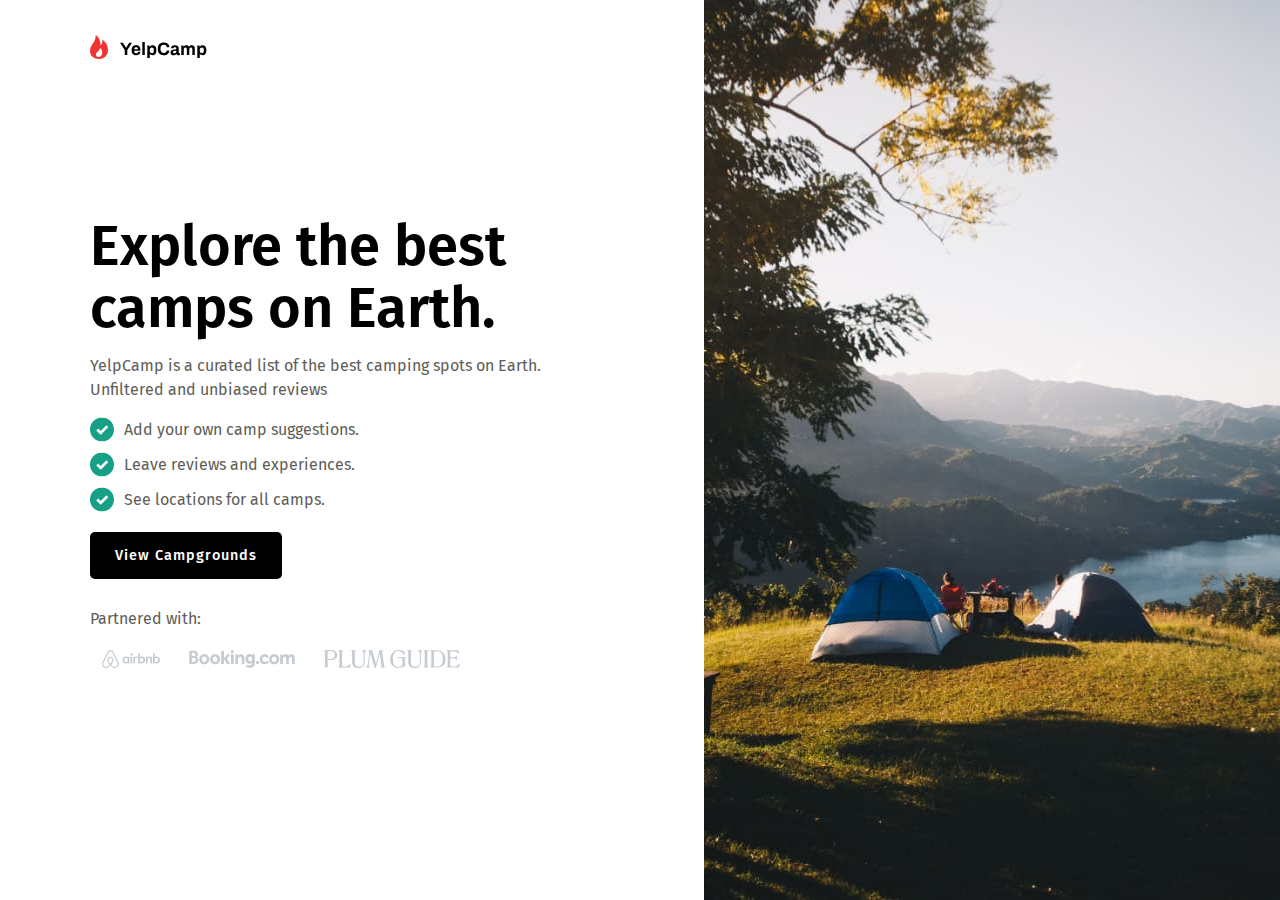
<file: index.html>
<!DOCTYPE html>
<html lang="en">
<head>
    <meta charset="UTF-8">
    <meta http-equiv="X-UA-Compatible" content="IE=edge">
    <meta name="viewport" content="width=device-width, initial-scale=1.0">
    <link rel="stylesheet" href="style.css">
    <title>Yelp Camp</title>
</head>
<body>
    
    <nav id="navbar">
        <div class="container">
            <div class="navbar-logo">
                <img src="assets/img/Logo.svg" alt="logo">
            </div>
        </div>
    </nav>

    <section id="showcase">
        <div class="container">
            <div class="left-showcase">
                <h1 class="showcase-title">
                    Explore the best camps on Earth.
                </h1>
                <p class="showcase-subtitle">
                    YelpCamp is a curated list of the best camping spots on Earth. 
                    Unfiltered and unbiased reviews
                </p>
                <ul class="showcase-list">
                    <li>
                        <img src="assets/img/Checkmark.svg" alt="checkmark">
                        <p>Add your own camp suggestions.</p>
                    </li>
                    <li>
                        <img src="assets/img/Checkmark.svg" alt="checkmark">
                        <p>Leave reviews and experiences.</p>
                    </li>
                    <li>
                        <img src="assets/img/Checkmark.svg" alt="checkmark">
                        <p>See locations for all camps.</p>
                    </li>
                </ul>
                <a class="showcase-btn btn" href="/campground.html">
                    View Campgrounds
                </a>
                <p>Partnered with:</p>
                <div class="showcase-partner">
                    <img src="assets/img/Airbnb.svg" alt="Airbnb">
                    <img src="assets/img/Booking.svg" alt="Booking">
                    <img src="assets/img/Plum Guide.svg" alt="Plum Guide">
                </div>
            </div>
    
            <div class="right-showcase"></div>
        </div>
    </section>

</body>
</html>
</file>
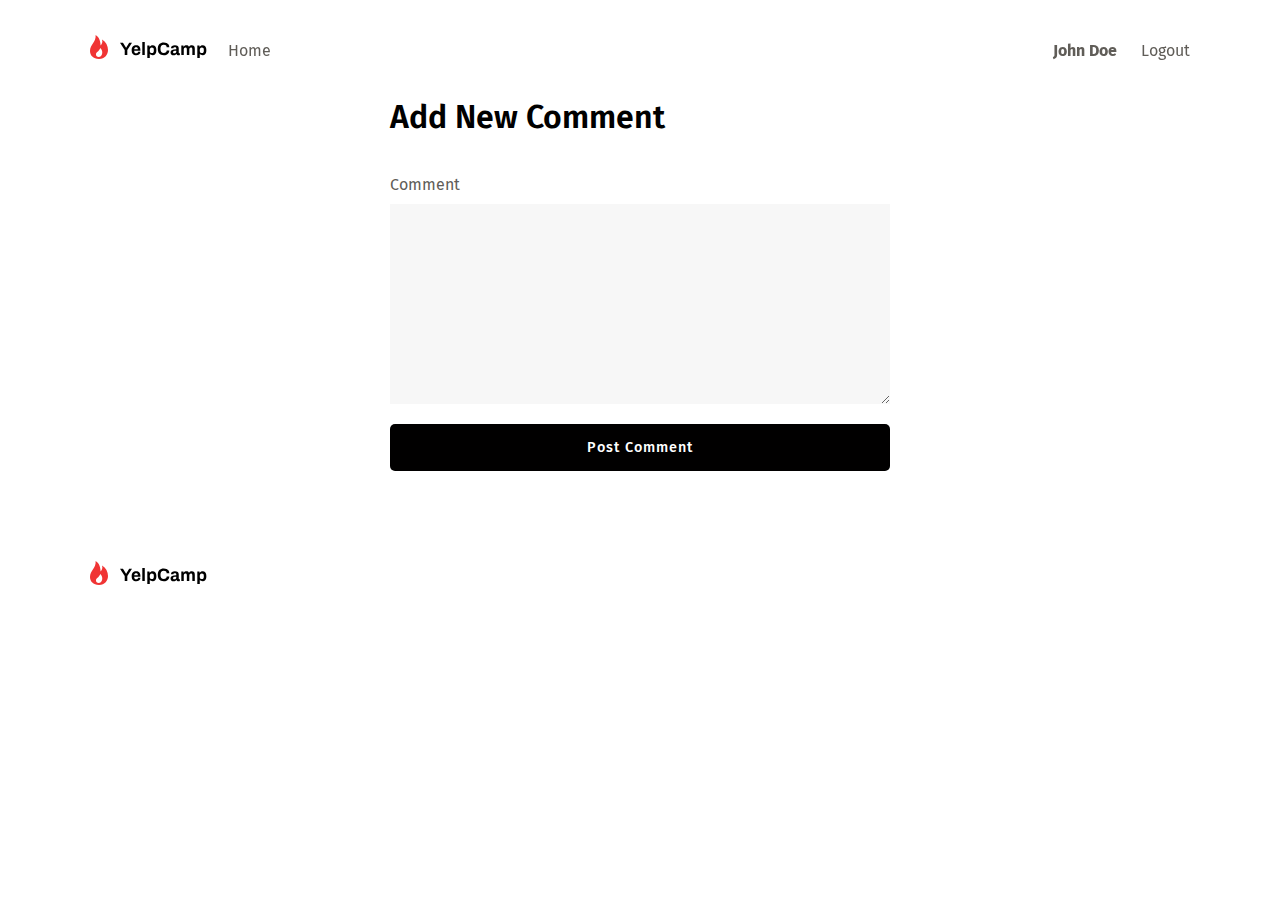
<file: add-campground-comment.html>
<!DOCTYPE html>
<html lang="en">
<head>
    <meta charset="UTF-8">
    <meta http-equiv="X-UA-Compatible" content="IE=edge">
    <meta name="viewport" content="width=device-width, initial-scale=1.0">
    <link rel="stylesheet" href="style.css">
    <title>Yelp Camp - Add Campground Comment</title>
</head>
<body>
    
    <nav id="navbar">
        <div class="container">
            <div class="navbar-left">
                <div class="navbar-logo">
                    <img src="assets/img/Logo.svg" alt="logo">
                </div>
                <a href="/index.html" class="navbar-link">Home</a>
            </div>
            <div class="navbar-hamburger">
                <button id="open-btn"><img src="assets/img/Hamburger Menu.svg" alt="Open"></button>
                <button id="close-btn"><img src="assets/img/Close.svg" alt="Close"></button>
            </div>
            <div class="navbar-right">
                <a href="#" class="user-btn">John Doe</a>
                <a href="sign-in.html" class="logout-btn">Logout</a>
            </div>
        </div>
        <div class="navbar-dropdown">
            <div class="container">
                <a href="#" class="user-btn">John Doe</a>
                <a href="sign-in.html" class="logout-btn">Logout</a>
            </div>
        </div>
    </nav>

    <section id="add-campground-comment">
        <div class="container">
            <h2 class="add-campground-comment-title">
                Add New Comment
            </h2>
            <form>
                <div class="form-group">
                    <label for="comment">Comment</label>
                    <textarea name="comment" id="comment"></textarea>
                </div>
                <button class="add-campground-comment-btn btn" type="submit">Post Comment</button>
            </form>
        </div>
    </section>

    <footer id="footer">
        <div class="container">
            <div class="navbar-logo">
                <img src="assets/img/Logo.svg" alt="logo">
            </div>
        </div>
    </footer>

    <script src="script.js"></script>
</body>
</html>
</file>
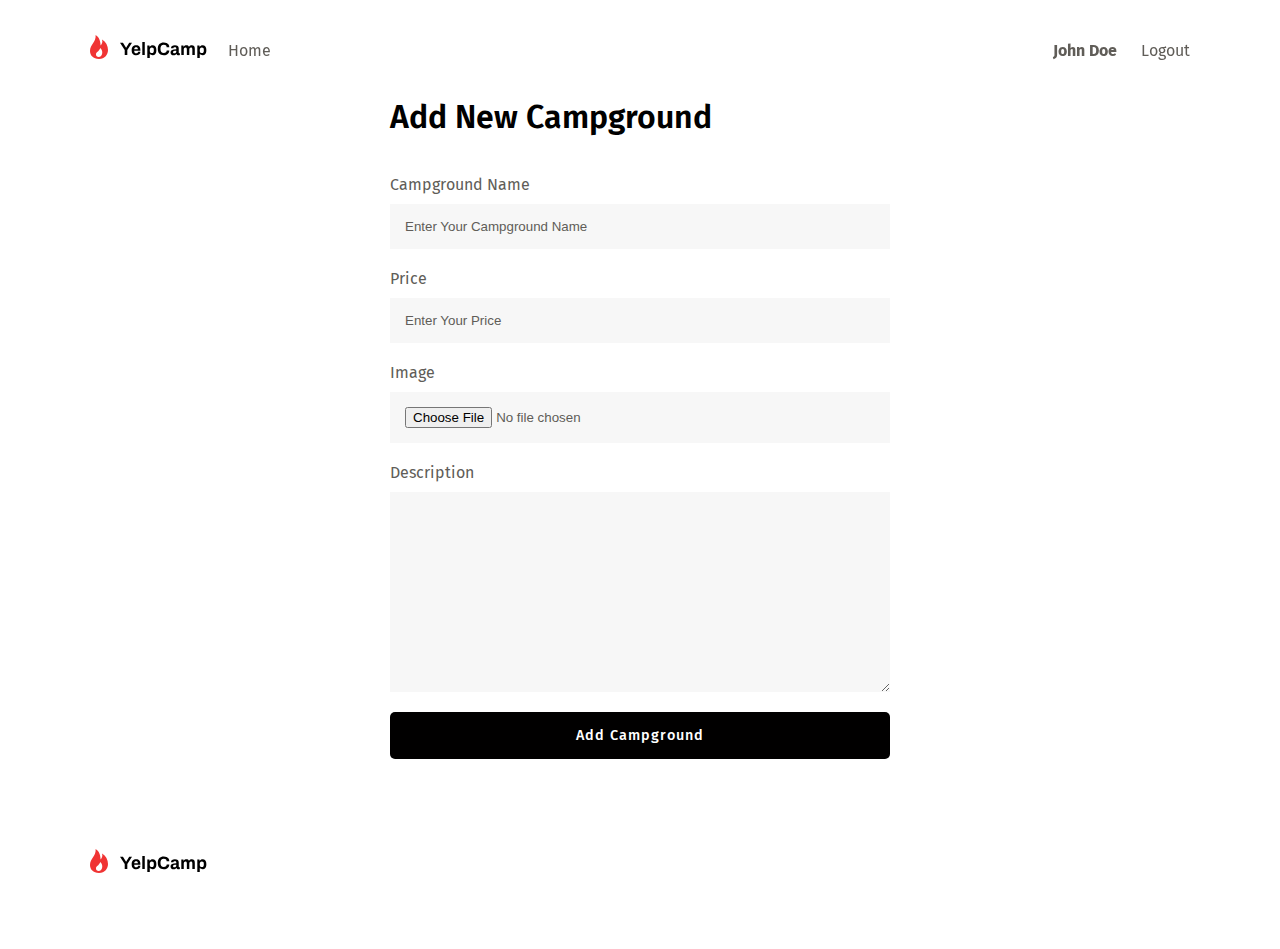
<file: add-campground.html>
<!DOCTYPE html>
<html lang="en">
<head>
    <meta charset="UTF-8">
    <meta http-equiv="X-UA-Compatible" content="IE=edge">
    <meta name="viewport" content="width=device-width, initial-scale=1.0">
    <link rel="stylesheet" href="style.css">
    <title>Yelp Camp - Add Campground</title>
</head>
<body>
    
    <nav id="navbar">
        <div class="container">
            <div class="navbar-left">
                <div class="navbar-logo">
                    <img src="assets/img/Logo.svg" alt="logo">
                </div>
                <a href="/index.html" class="navbar-link">Home</a>
            </div>
            <div class="navbar-hamburger">
                <button id="open-btn"><img src="assets/img/Hamburger Menu.svg" alt="Open"></button>
                <button id="close-btn"><img src="assets/img/Close.svg" alt="Close"></button>
            </div>
            <div class="navbar-right">
                <a href="#" class="user-btn">John Doe</a>
                <a href="sign-in.html" class="logout-btn">Logout</a>
            </div>
        </div>
        <div class="navbar-dropdown">
            <div class="container">
                <a href="#" class="user-btn">John Doe</a>
                <a href="sign-in.html" class="logout-btn">Logout</a>
            </div>
        </div>
    </nav>

    <section id="add-campground">
        <div class="container">
            <h2 class="add-campground-title">
                Add New Campground
            </h2>
            <form>
                <div class="form-group">
                    <label for="campground-name">Campground Name</label>
                    <input type="text" name="campground-name" id="campground-name" placeholder="Enter Your Campground Name">
                </div>
                <div class="form-group">
                    <label for="price">Price</label>
                    <input type="number" name="price" id="price" placeholder="Enter Your Price">
                </div>
                <div class="form-group">
                    <label>Image</label>
                    <input type="file" name="image" id="image" accept="image/png, image/jpeg">
                </div>
                <div class="form-group">
                    <label for="description">Description</label>
                    <textarea name="description" id="description"></textarea>
                </div>
                <button class="add-campground-btn btn" type="submit">Add Campground</button>
            </form>
        </div>
    </section>

    <footer id="footer">
        <div class="container">
            <div class="navbar-logo">
                <img src="assets/img/Logo.svg" alt="logo">
            </div>
        </div>
    </footer>

    <script src="script.js"></script>
</body>
</html>
</file>
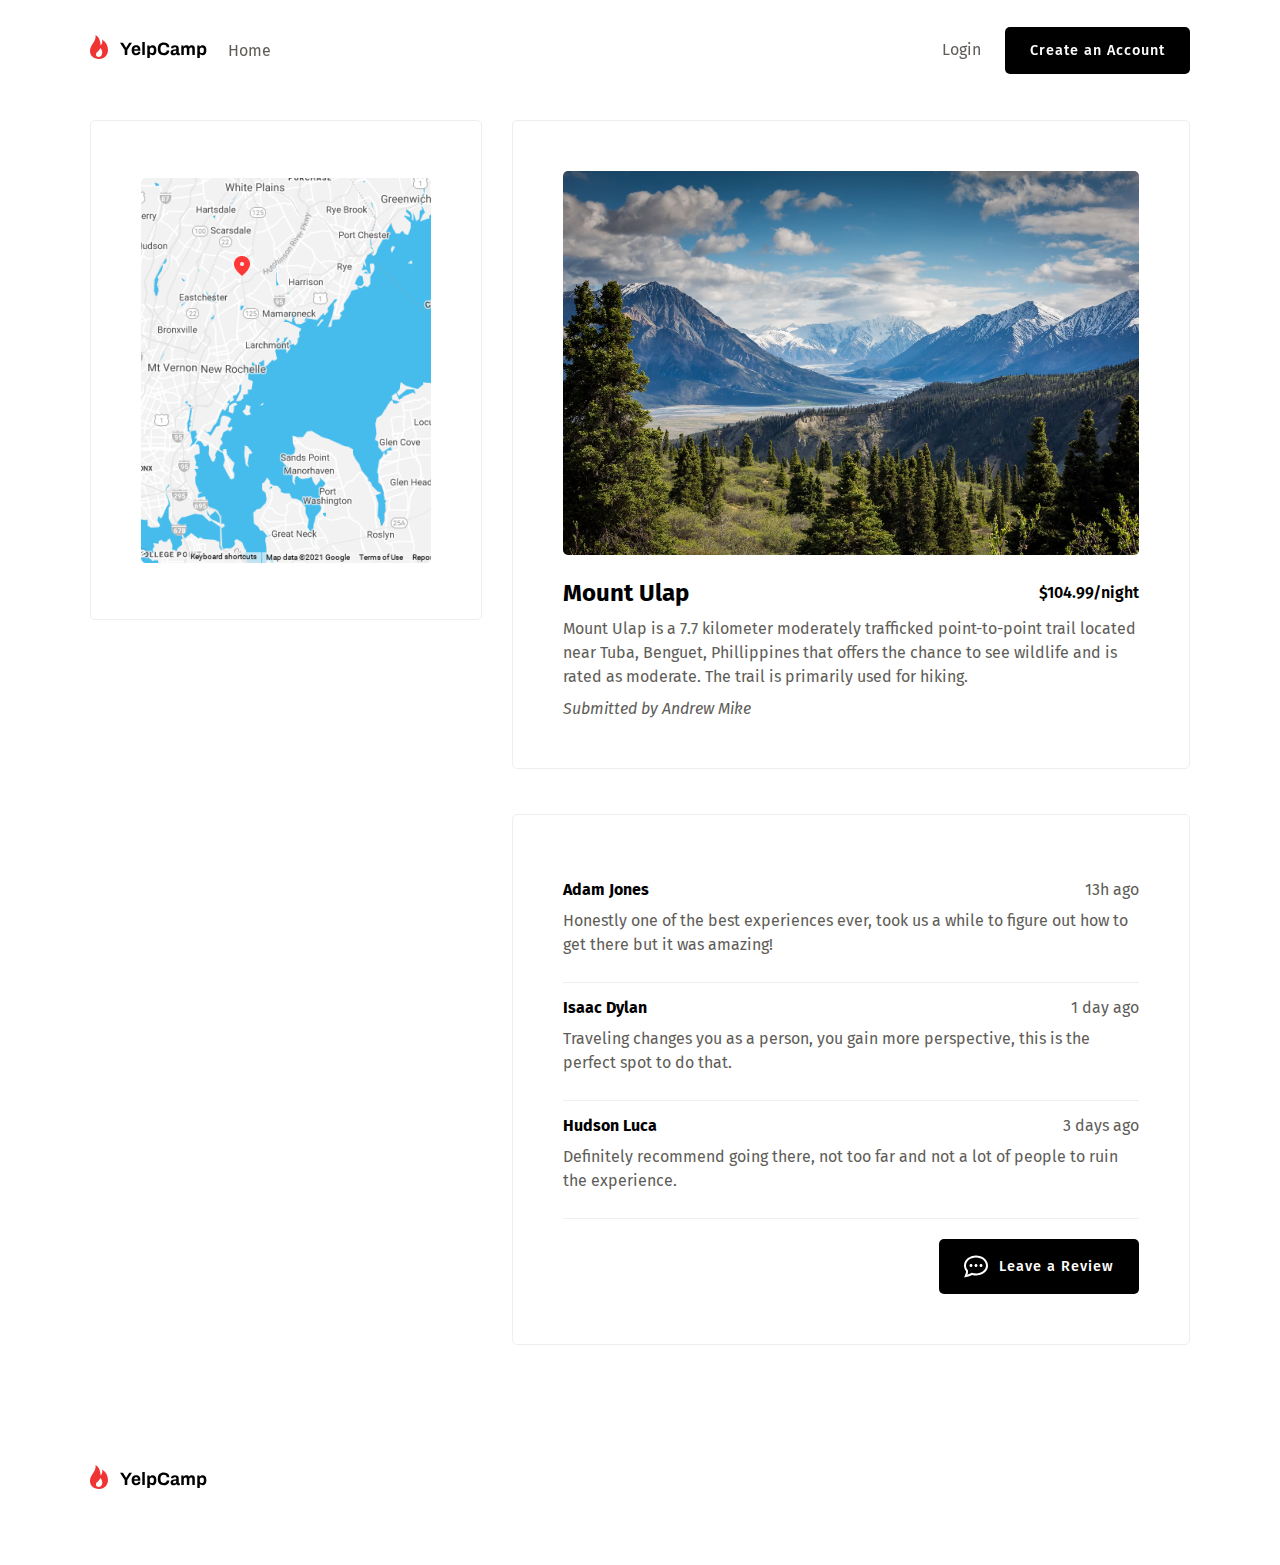
<file: campground-details.html>
<!DOCTYPE html>
<html lang="en">
<head>
    <meta charset="UTF-8">
    <meta http-equiv="X-UA-Compatible" content="IE=edge">
    <meta name="viewport" content="width=device-width, initial-scale=1.0">
    <link rel="stylesheet" href="style.css">
    <title>Yelp Camp - Mount Ulap Campground</title>
</head>
<body>
    
    <nav id="navbar">
        <div class="container">
            <div class="navbar-left">
                <div class="navbar-logo">
                    <img src="assets/img/Logo.svg" alt="logo">
                </div>
                <a href="/index.html" class="navbar-link">Home</a>
            </div>
            <div class="navbar-hamburger">
                <button id="open-btn"><img src="assets/img/Hamburger Menu.svg" alt="Open"></button>
                <button id="close-btn"><img src="assets/img/Close.svg" alt="Close"></button>
            </div>
            <div class="navbar-right">
                <a href="sign-in.html" class="navbar-btn">Login</a>
                <a href="sign-up.html" class="navbar-btn btn">Create an Account</a>
            </div>
        </div>
        <div class="navbar-dropdown">
            <div class="container">
                <a href="sign-in.html" class="navbar-btn">Login</a>
                <a href="sign-up.html" class="navbar-btn btn">Create an Account</a>
            </div>
        </div>
    </nav>

    <section id="campground-details">
        <div class="container">
            <div class="campground-grid">
                <div class="campground-left">
                    <img src="assets/img/Map.png" alt="" class="campground-map">
                </div>
                <div class="campground-right">
                    <div class="campground-item">
                        <img src="assets/img/Latik Riverside.jpg" alt="Mount Ulap" class="campground-item-img">
                        <div>
                            <h2 class="campground-item-title">Mount Ulap</h2>
                            <p class="campground-item-price">$104.99/night</p>
                        </div>
                        <p class="campground-item-description">
                            Mount Ulap is a 7.7 kilometer moderately trafficked point-to-point trail located near Tuba, Benguet, Phillippines 
                            that offers the chance to see wildlife and is rated as moderate. The trail is primarily used for hiking.
                        </p>
                        <p class="campground-item-author">
                            Submitted by Andrew Mike
                        </p>
                    </div>
                    <div class="campground-comments">
                        <div class="campground-comment">
                            <div>
                                <p class="comment-user">Adam Jones</p>
                                <p class="comment-date">13h ago</p>
                            </div>
                            <p class="comment-content">
                                Honestly one of the best experiences ever, took us a while to figure out how to get there but it was amazing!
                            </p>
                        </div>
                        <div class="campground-comment">
                            <div>
                                <p class="comment-user">Isaac Dylan</p>
                                <p class="comment-date">1 day ago</p>
                            </div>
                            <p class="comment-content">
                                Traveling changes you as a person, you gain more perspective, this is the perfect spot to do that.
                            </p>
                        </div>
                        <div class="campground-comment">
                            <div>
                                <p class="comment-user">Hudson Luca</p>
                                <p class="comment-date">3 days ago</p>
                            </div>
                            <p class="comment-content">
                                Definitely recommend going there, not too far and not a lot of people to ruin the experience.
                            </p>
                        </div>
                        <a href="add-campground-comment.html" class="comment-btn btn">
                            <img src="assets/img/Chat Bubble.svg" alt="">
                            <p>Leave a Review</p>
                        </a>
                    </div>
                </div>
            </div>
        </div>
    </section>

    <footer id="footer">
        <div class="container">
            <div class="navbar-logo">
                <img src="assets/img/Logo.svg" alt="logo">
            </div>
        </div>
    </footer>

    <script src="script.js"></script>
</body>
</html>
</file>
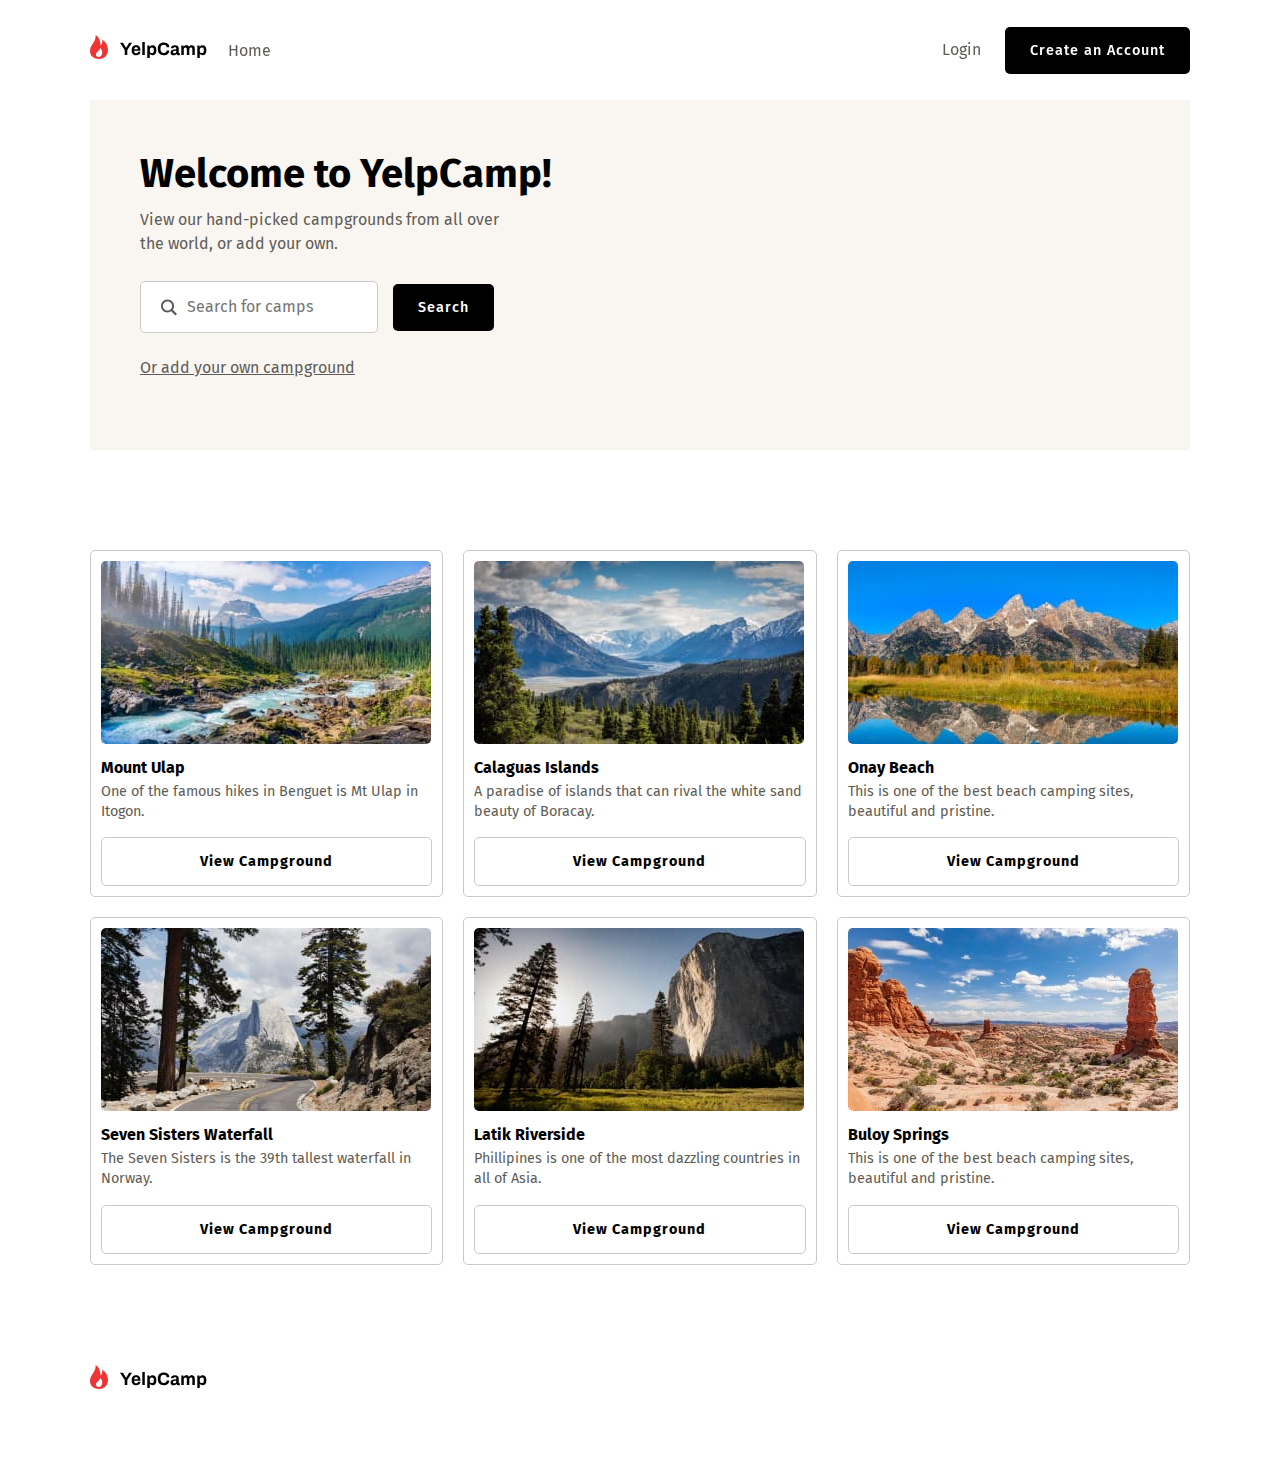
<file: campground.html>
<!DOCTYPE html>
<html lang="en">
<head>
    <meta charset="UTF-8">
    <meta http-equiv="X-UA-Compatible" content="IE=edge">
    <meta name="viewport" content="width=device-width, initial-scale=1.0">
    <link rel="stylesheet" href="style.css">
    <title>Yelp Camp - Campground</title>
</head>
<body>
    
    <nav id="navbar">
        <div class="container">
            <div class="navbar-left">
                <div class="navbar-logo">
                    <img src="assets/img/Logo.svg" alt="logo">
                </div>
                <a href="/index.html" class="navbar-link">Home</a>
            </div>
            <div class="navbar-hamburger">
                <button id="open-btn"><img src="assets/img/Hamburger Menu.svg" alt="Open"></button>
                <button id="close-btn"><img src="assets/img/Close.svg" alt="Close"></button>
            </div>
            <div class="navbar-right">
                <a href="sign-in.html" class="navbar-btn">Login</a>
                <a href="sign-up.html" class="navbar-btn btn">Create an Account</a>
            </div>
        </div>
        <div class="navbar-dropdown">
            <div class="container">
                <a href="sign-in.html" class="navbar-btn">Login</a>
                <a href="sign-up.html" class="navbar-btn btn">Create an Account</a>
            </div>
        </div>
    </nav>

    <section id="search">
        <div class="container">
            <h1 class="search-title">Welcome to YelpCamp!</h1>
            <p class="search-description">
                View our hand-picked campgrounds from all over the world, or add your own.
            </p>
            <div class="search-box">
                <div class="search-input">
                    <img src="assets/img/Search Icon.svg" alt="search">
                    <input type="text" id="search" placeholder="Search for camps">
                </div>
                <button class="search-btn btn">Search</button>
            </div>
            <a href="add-campground.html" class="search-link">
                Or add your own campground
            </a>
        </div>
    </section>

    <section id="campground">
        <div class="container">
            <div class="campground-card">
                <img src="assets/img/compressed/Mount Ulap.jpg" alt="Mount Ulap" class="campground-img">
                <h3 class="campground-title">Mount Ulap</h3>
                <p class="campground-description">One of the famous hikes in Benguet is Mt Ulap in Itogon.</p>
                <a href="campground-details.html" class="campground-btn btn btn-outline">View Campground</a>
            </div>
            <div class="campground-card">
                <img src="assets/img/compressed/Calaguas Island.jpg" alt="Calaguas Islands" class="campground-img">
                <h3 class="campground-title">Calaguas Islands</h3>
                <p class="campground-description">A paradise of islands that can rival the white sand beauty of Boracay.</p>
                <a href="#" class="campground-btn btn btn-outline">View Campground</a>
            </div>
            <div class="campground-card">
                <img src="assets/img/compressed/Onay Beach.jpg" alt="Onay Beach" class="campground-img">
                <h3 class="campground-title">Onay Beach</h3>
                <p class="campground-description">This is one of the best beach camping sites, beautiful and pristine.</p>
                <a href="#" class="campground-btn btn btn-outline">View Campground</a>
            </div>
            <div class="campground-card">
                <img src="assets/img/compressed/Seven Sisters Waterfall.jpg" alt="Seven Sisters Waterfall" class="campground-img">
                <h3 class="campground-title">Seven Sisters Waterfall</h3>
                <p class="campground-description">The Seven Sisters is the 39th tallest waterfall in Norway.</p>
                <a href="#" class="campground-btn btn btn-outline">View Campground</a>
            </div>
            <div class="campground-card">
                <img src="assets/img/compressed/Latik Riverside.jpg" alt="Latik Riverside" class="campground-img">
                <h3 class="campground-title">Latik Riverside</h3>
                <p class="campground-description">Phillipines is one of the most dazzling countries in all of Asia.</p>
                <a href="#" class="campground-btn btn btn-outline">View Campground</a>
            </div>
            <div class="campground-card">
                <img src="assets/img/compressed/Buloy Springs.jpg" alt="Buloy Springs" class="campground-img">
                <h3 class="campground-title">Buloy Springs</h3>
                <p class="campground-description">This is one of the best beach camping sites, beautiful and pristine.</p>
                <a href="#" class="campground-btn btn btn-outline">View Campground</a>
            </div>
        </div>
    </section>

    <footer id="footer">
        <div class="container">
            <div class="navbar-logo">
                <img src="assets/img/Logo.svg" alt="logo">
            </div>
        </div>
    </footer>

    <script src="script.js"></script>
</body>
</html>
</file>
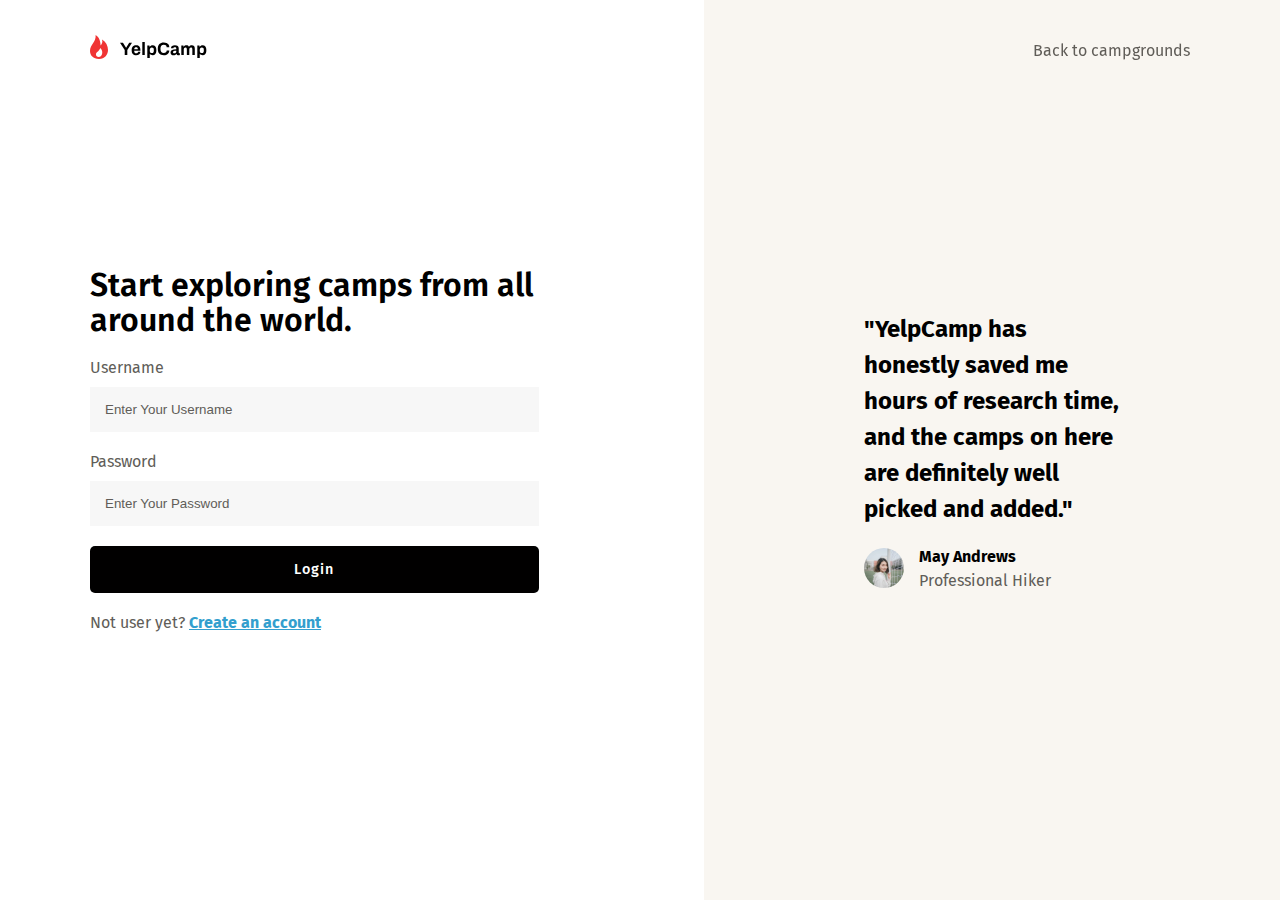
<file: sign-in.html>
<!DOCTYPE html>
<html lang="en">
<head>
    <meta charset="UTF-8">
    <meta http-equiv="X-UA-Compatible" content="IE=edge">
    <meta name="viewport" content="width=device-width, initial-scale=1.0">
    <link rel="stylesheet" href="https://use.fontawesome.com/releases/v5.15.4/css/all.css" integrity="sha384-DyZ88mC6Up2uqS4h/KRgHuoeGwBcD4Ng9SiP4dIRy0EXTlnuz47vAwmeGwVChigm" crossorigin="anonymous">
    <link rel="stylesheet" href="style.css">
    <title>Yelp Camp - Sign In</title>
</head>
<body>
    
    <nav id="navbar">
        <div class="container">
            <div class="navbar-logo">
                <img src="assets/img/Logo.svg" alt="logo">
            </div>
            <a href="campground.html" class="back-btn"><i class="fas fa-long-arrow-alt-left"></i> Back to campgrounds</a>
        </div>
    </nav>

    <section id="signin">
        <div class="container">
            <div class="signin-left">
                <h1 class="signin-title">
                    Start exploring camps from all around the world.
                </h1>
                <form>
                    <div class="form-group">
                        <label for="username">Username</label>
                        <input type="text" name="username" id="username" placeholder="Enter Your Username">
                    </div>
                    <div class="form-group">
                        <label for="password">Password</label>
                        <input type="password" name="password" id="password" placeholder="Enter Your Password">
                    </div>
                    <button class="login-btn btn" type="submit">Login</button>
                </form>
                <p class="signup">Not user yet? <a href="sign-up.html">Create an account</a></p>
            </div>
            <div class="signin-right">
                <h2 class="user-testimonials">
                    "YelpCamp has honestly saved me hours of research time, and the camps on here are definitely well picked and added."
                </h2>
                <div class="user-content">
                    <img src="assets/img/User Testimonial.svg" alt="" class="user-img">
                    <div class="user-profile">
                        <p class="user-name">May Andrews</p>
                        <p class="user-jobs">Professional Hiker</p>
                    </div>
                </div>
            </div>
        </div>
    </section>

</body>
</html>
</file>
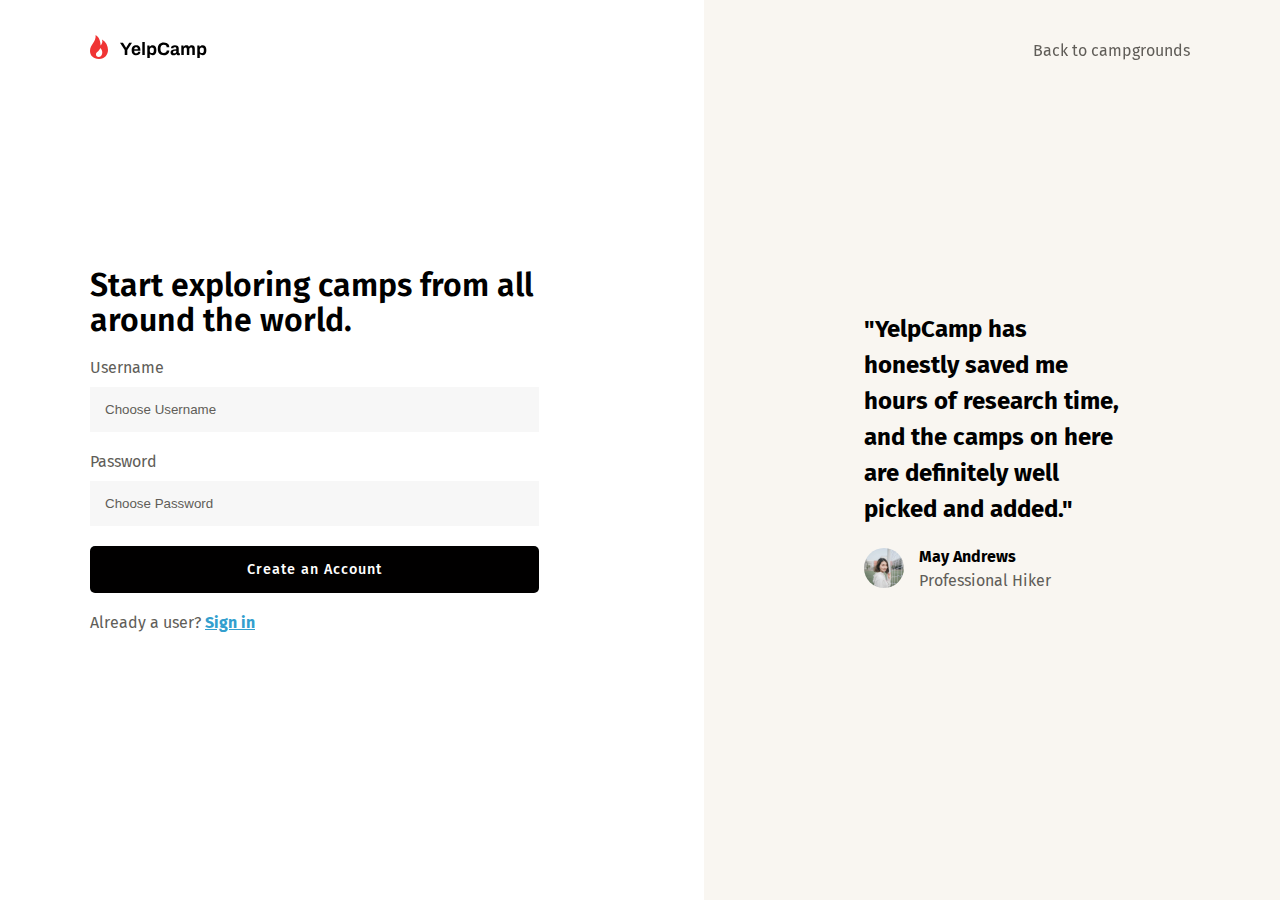
<file: sign-up.html>
<!DOCTYPE html>
<html lang="en">
<head>
    <meta charset="UTF-8">
    <meta http-equiv="X-UA-Compatible" content="IE=edge">
    <meta name="viewport" content="width=device-width, initial-scale=1.0">
    <link rel="stylesheet" href="https://use.fontawesome.com/releases/v5.15.4/css/all.css" integrity="sha384-DyZ88mC6Up2uqS4h/KRgHuoeGwBcD4Ng9SiP4dIRy0EXTlnuz47vAwmeGwVChigm" crossorigin="anonymous">
    <link rel="stylesheet" href="style.css">
    <title>Yelp Camp - Sign Up</title>
</head>
<body>
    
    <nav id="navbar">
        <div class="container">
            <div class="navbar-logo">
                <img src="assets/img/Logo.svg" alt="logo">
            </div>
            <a href="campground.html" class="back-btn"><i class="fas fa-long-arrow-alt-left"></i> Back to campgrounds</a>
        </div>
    </nav>

    <section id="signin">
        <div class="container">
            <div class="signin-left">
                <h1 class="signin-title">
                    Start exploring camps from all around the world.
                </h1>
                <form>
                    <div class="form-group">
                        <label for="username">Username</label>
                        <input type="text" name="username" id="username" placeholder="Choose Username">
                    </div>
                    <div class="form-group">
                        <label for="password">Password</label>
                        <input type="password" name="password" id="password" placeholder="Choose Password">
                    </div>
                    <button class="login-btn btn" type="submit">Create an Account</button>
                </form>
                <p class="signup">Already a user? <a href="sign-in.html">Sign in</a></p>
            </div>
            <div class="signin-right">
                <h2 class="user-testimonials">
                    "YelpCamp has honestly saved me hours of research time, and the camps on here are definitely well picked and added."
                </h2>
                <div class="user-content">
                    <img src="assets/img/User Testimonial.svg" alt="" class="user-img">
                    <div class="user-profile">
                        <p class="user-name">May Andrews</p>
                        <p class="user-jobs">Professional Hiker</p>
                    </div>
                </div>
            </div>
        </div>
    </section>

</body>
</html>
</file>
<file: style.css>
@import url('https://fonts.googleapis.com/css2?family=Fira+Sans:wght@100;200;300;400;500;600;700&display=swap');

* {
    margin: 0;
    padding: 0;
    box-sizing: border-box;
}

:root {
    --primary-color: #010000;
    --secondary-color: #F9F6F1;
    --text-color: #605D58;
    --primary-font: 'Fira Sans', sans-serif;
}

body {
    font-family: var(--primary-font);
    background-color: #fff;
}

.container {
    max-width: 1100px;
    margin: 0 auto;
}

.btn {
    display: inline-block;
    border: none;
    border-radius: 5px;
    padding: 15px 25px;
    background-color: var(--primary-color);
    color: #fff;
    font-size: .9rem;
    font-weight: 500;
    letter-spacing: 1px;
    font-family: inherit;
    cursor: pointer;
    text-decoration: none;
}

.btn-outline {
    background-color: #fff;
    color: #000;
    border: 1px solid #C9CAC5;
    font-weight: 700;
}

#navbar {
    position: fixed;
    top: 0;
    left: 0;
    width: 100%;
    height: 100px;
    background-color: transparent;
    z-index: 100;
}

#navbar .container {
    height: 100%;
    display: flex;
    justify-content: space-between;
    align-items: center;
}

#navbar .navbar-left {
    display: flex;
    justify-content: center;
    align-items: center;
}

#navbar .navbar-left a {
    margin-left: 20px;
    text-decoration: none;
    color: var(--text-color);
}

#navbar .navbar-left a:hover,
#navbar .navbar-right a:first-child:hover,
#navbar .navbar-dropdown a:first-child:hover,
#navbar .navbar-left a:active {
    color: var(--primary-color);
}

#navbar .navbar-right a:first-child,
#navbar .navbar-dropdown a:first-child {
    text-decoration: none;
    color: var(--text-color);
    margin-right: 20px;
}

#navbar .navbar-hamburger {
    display: none;
}

#navbar .navbar-dropdown {
    display: none;
}

#navbar .back-btn,
#navbar .logout-btn {
    text-decoration: none;
    color: var(--text-color);
}

#navbar .back-btn:hover {
    color: #000;
}

#navbar .user-btn {
    font-weight: bold;
}

#showcase {
    height: 100vh;
    width: 100%;
    overflow: hidden;
}

#showcase .container {
    height: 100%;
    display: flex;
    justify-content: flex-start;
    align-items: center;
}

#showcase .left-showcase {
    width: 50%;
}

#showcase .left-showcase .showcase-title {
    font-size: 3.5rem;
    font-weight: 600;
    line-height: 1.1;
}

#showcase .left-showcase .showcase-subtitle {
    font-size: 1rem;
    color: var(--text-color);
    margin: 15px 0;
    line-height: 1.5;
    padding-right: 30px;
}

#showcase .left-showcase .showcase-list {
    list-style: none;
    margin-bottom: 20px;
}

#showcase .left-showcase .showcase-list li {
    display: flex;
    justify-content: flex-start;
    align-items: center;
    margin: 10px 0;
}

#showcase .left-showcase .showcase-list li p {
    font-size: 1rem;
    margin-left: 10px;
    color: var(--text-color);
}

#showcase .left-showcase .showcase-btn {
    margin-bottom: 20px;
}

#showcase .left-showcase .showcase-btn:hover {
    transform: scale(0.98);
}

#showcase .left-showcase .showcase-btn + p {
    margin: 10px 0;
    color: var(--text-color);
    font-family: var(--primary-font);
}

#showcase .right-showcase {
    position: absolute;
    top: 0;
    right: 0;
    width: 45%;
    height: 100%;
    background: url('assets/img/Hero\ Image.jpg');
    background-repeat: no-repeat;
    background-size: 100% 100%;
    background-position: center;
}

#search {
    margin-top: 100px;
    height: 350px;
}

#search .container {
    height: 100%;
    padding: 50px;
    display: flex;
    flex-direction: column;
    align-items: flex-start;
    background-color: var(--secondary-color);
}

#search .search-title {
    font-size: 2.5rem;
}

#search .search-description {
    color: var(--text-color);
    margin: 10px 0;
    width: 38%;
    line-height: 1.5;
}

#search .search-box {
    display: flex;
    justify-content: center;
    align-items: center;
}

#search .search-input {
    display: flex;
    align-items: center;
    border: 1px solid #C9CAC5;
    padding: 10px 0 10px 20px;
    border-radius: 5px;
    background-color: #fff;
    margin: 15px 15px 15px 0;
}

#search .search-input input {
    height: 10px;
    padding: 15px 10px;
    width: 200px;
    margin: auto 0;
    border: none;
    font-size: 1rem;
}

#search .search-input input::placeholder {
    font-size: 1rem;
    font-family: var(--primary-font);
}

#search .search-input input:focus {
    outline: none;
}

#search .search-link {
    color: var(--text-color);
    margin-top: 10px;
}

#campground {
    margin: 100px 0;
    height: auto;
}

#campground .container {
    height: 100%;
    width: 100%;
    display: grid;
    grid-template-columns: repeat(3, 1fr);
    gap: 20px;
}

#campground .campground-card {
    padding: 10px;
    border: 1px solid #C9CAC5;
    border-radius: 5px;
}

#campground .campground-card .campground-img {
    border-radius: 5px;
    margin-bottom: 5px;
}

#campground .campground-card .campground-title {
    font-size: 1rem;
    margin: 5px 0;
}

#campground .campground-card .campground-description {
    font-size: .9rem;
    margin: 5px 0;
    color: var(--text-color);
    line-height: 1.4;
}

#campground .campground-card .campground-btn {
    width: 100%;
    text-align: center;
    margin: 10px 0 0;
    transition: all .3s ease;
}

#campground .campground-card .campground-btn:hover {
    transform: scale(.98);
    background-color: #010000;
    color: #fff;
}

#campground-details {
    margin: 100px 0;
    height: auto;
    padding: 20px 0;
}

#campground-details .campground-grid {
    display: grid;
    grid-template-columns: 4fr 7fr;
    gap: 30px;
}

#campground-details .campground-left {
    border: 1px solid #eee;
    border-radius: 5px;
    height: 500px;
    display: flex;
    justify-content: center;
    align-items: center;
    padding: 50px;
}

#campground-details .campground-item,
#campground-details .campground-comments {
    border: 1px solid #eee;
    border-radius: 5px;
    padding: 50px;
}

#campground-details .campground-item img {
    width: 100%;
    border-radius: 5px;
    margin-bottom: 10px;
}

#campground-details .campground-item > div {
    display: flex;
    justify-content: space-between;
    align-items: center;
    margin: 10px 0;
}

#campground-details .campground-item > div p {
    font-weight: 600;
}

#campground-details .campground-item .campground-item-description {
    margin: 10px 0;
    color: var(--text-color);
    line-height: 1.5;
}

#campground-details .campground-item .campground-item-author {
    margin: 10px 0 0;
    font-style: italic;
    color: var(--text-color);
}

#campground-details .campground-comments {
    display: flex;
    flex-direction: column;
    margin-top: 45px;
}

#campground-details .campground-comments a:last-child {
    align-self: flex-end;
}

#campground-details .campground-comment {
    padding: 15px 0;
    border-bottom: 1px solid #eee;
}


#campground-details .campground-comment > div {
    display: flex;
    justify-content: space-between;
    align-items: center;
    margin-bottom: 10px;
}

#campground-details .campground-comment > div .comment-user {
    font-weight: bold;
}

#campground-details .campground-comment > div .comment-date {
    color: var(--text-color);
}

#campground-details .campground-comment .comment-content {
    margin: 10px 0;
    color: var(--text-color);
    line-height: 1.5;
}

#campground-details .comment-btn {
    margin: 20px 0 0;
    display: flex;
    justify-content: space-between;
    align-items: center;
    width: 200px;
}

#signin {
    height: 100vh;
    width: 100%;
    overflow: hidden;
}

#signin .container {
    height: 100%;
    display: grid;
    grid-template-columns: 4fr 3fr;
    justify-content: center;
    align-items: center;
}

#signin .signin-left {
    padding: 0 180px 0 0;
}

#signin .signin-left .signin-title {
    font-size: 2rem;
    font-weight: 600;
    line-height: 1.1;
}

#signin .signin-left form {
    margin: 20px 0;
}

#signin .signin-left form .form-group {
    margin: 20px 0;
}

#signin .signin-left .form-group label {
    display: block;
    color: var(--text-color);
    margin-bottom: 10px;
}

#signin .signin-left .form-group input {
    display: block;
    width: 100%;
    padding: 15px;
    border: none;
    background-color: #F7F7F7;
    color: var(--text-color);
}

#signin .signin-left .form-group input:focus {
    outline: none;
}

#signin .signin-left .form-group input::placeholder {
    color: var(--text-color);
}

#signin .signin-left form button {
    display: block;
    width: 100%;
}

#signin .signin-left .signup {
    color: var(--text-color);
}

#signin .signin-left .signup a {
    color: #339FCE;
    font-weight: bold;
}

#signin .signin-right {
    position: absolute;
    top: 0;
    right: 0;
    width: 45%;
    height: 100%;
    display: flex;
    flex-direction: column;
    justify-content: center;
    align-items: flex-start;
    padding: 160px;
    background-color: #F9F6F1;
}

#signin .signin-right .user-testimonials {
    line-height: 1.5;
}

#signin .signin-right .user-content {
    margin-top: 20px;
    display: flex;
    justify-content: start;
    align-items: center;
}

#signin .signin-right .user-content img {
    margin-right: 15px;
}

#signin .signin-right .user-content .user-name {
    font-weight: bold;
    margin-bottom: 5px;
}

#signin .signin-right .user-content .user-jobs {
    color: var(--text-color);
}

#add-campground {
    height: auto;
    width: 100%;
    margin: 100px 0 70px;
}

#add-campground .container,
#add-campground-comment .container {
    height: 100%;
    width: 500px;
    display: flex;
    flex-direction: column;
    justify-content: center;
    align-items: flex-start;
}

#add-campground .add-campground-title,
#add-campground-comment .add-campground-comment-title {
    font-size: 2rem;
    font-weight: 600;
    line-height: 1.1;
}

#add-campground form,
#add-campground-comment form {
    margin: 20px 0;
    width: 100%;
}

#add-campground form .form-group,
#add-campground-comment form .form-group {
    margin: 20px 0;
    width: 100%;
}

#add-campground form label,
#add-campground-comment form label {
    display: block;
    color: var(--text-color);
    margin-bottom: 10px;
}

#add-campground form .form-group input,
#add-campground form .form-group textarea,
#add-campground-comment form .form-group textarea {
    display: block;
    width: 100%;
}

#add-campground form .form-group input {
    display: block;
    width: 100%;
    padding: 15px;
    border: none;
    background-color: #F7F7F7;
    color: var(--text-color);
}

#add-campground form .form-group input:focus,
#add-campground form .form-group textarea:focus,
#add-campground-comment form .form-group textarea:focus {
    outline: none;
}

#add-campground form .form-group input::placeholder,
#add-campground form .form-group textarea::placeholder,
#add-campground-comment form .form-group textarea::placeholder {
    color: var(--text-color);
}

#add-campground form .form-group textarea,
#add-campground-comment form .form-group textarea {
    display: block;
    width: 100%;
    padding: 20px;
    height: 200px;
    border: none;
    background-color: #F7F7F7;
    color: var(--text-color);
}

#add-campground form button,
#add-campground-comment form button {
    display: block;
    width: 100%;
}

#add-campground-comment {
    height: auto;
    width: 100%;
    margin: 100px 0 70px;
    overflow: hidden;
}

#footer {
    height: 100px;
    background-color: transparent;
}

@media(max-width: 1024px) {
    .container {
        max-width: 90%;
    }
    #navbar {
        background-color: #fff;
        z-index: 100;
    }
    #showcase .left-showcase {
        margin-top: 100px;
    }
    #campground .container {
        grid-template-columns: repeat(2, 1fr);
        gap: 20px;
    }
    #campground .campground-card .campground-img {
        width: 100%;
    }

    #signin .signin-left {
        margin-top: 100px;
    }
    #signin .signin-right {
        position: absolute;
        top: 0;
        right: 0;
        width: 45%;
        height: 100%;
        display: flex;
        flex-direction: column;
        justify-content: center;
        align-items: flex-start;
        padding: 160px 100px;
        background-color: #F9F6F1;
    }
}

@media(max-width: 768px) {
    .container {
        max-width: 90%;
        position: relative;
    }

    #navbar {
        background-color: #fff;
        z-index: 50;
    }
    #navbar .navbar-left,
    #navbar .navbar-hamburger {
        z-index: 20;
    }
    #navbar .navbar-hamburger {
        display: block;
    }
    #navbar #open-btn,
    #navbar #close-btn {
        width: 38px;
        height: 38px;
        border: none;
        cursor: pointer;
        position: absolute;
        top: 30px;
        right: 0;
    }
    #navbar #open-btn {
        display: block;
    }
    #navbar #close-btn {
        display: none;
    }
    #navbar.show #open-btn {
        display: none;
    }
    #navbar.show #close-btn {
        display: block;
    }
    #navbar .navbar-right {
        display: none;
    }
    #navbar .navbar-dropdown {
        position: absolute;
        top: -100px;
        left: 0;
        width: 100%;
        height: 100px;
        background-color: #fff;
        padding-left: 40px;
        padding-bottom: 10px;
        display: block;
        z-index: 10;
        transition: .2s all linear;
    }
    #navbar.show .navbar-dropdown {
        top: 80px;
    }
    #navbar .navbar-dropdown .container {
        max-width: 90%;
        display: flex;
        justify-content: flex-end;
        align-items: center;
    }

    #showcase {
        height: auto;
        overflow: visible;
    }
    #showcase .container {
        width: 100%;
        display: flex;
        flex-direction: column;
        justify-content: flex-start;
        align-items: center;
    }
    #showcase .left-showcase {
        margin-top: 500px;
        width: 100%;
        padding-right: 50px;
    }
    #showcase .right-showcase {
        top: 100px;
        left: 0;
        width: 100%;
        height: 375px;
        background: url('assets/img/Hero\ Image\ \(Tablet\ and\ Mobile\).jpg');
        background-size: cover;
        background-position: center;
    }

    #campground {
        margin: 50px 0;
        height: auto;
    }

    #campground-details {
        margin: 50px 0;
    }
    #campground-details .campground-grid {
        grid-template-columns: 1fr;
    }
    #campground-details .campground-left {
        order: 2;
    }
    #campground-details .campground-right {
        order: 1;
    }

    #signin {
        height: auto;
        overflow: scroll;
    }
    #signin .container {
        grid-template-columns: 1fr;
    }
    #signin .signin-left {
        position: relative;
        padding: 0;
        margin-bottom: 50px;
    }
    #signin .signin-left .signin-title {
        font-size: 2.5rem;
    }
    #signin .signin-left form {
        margin: 20px 0;
        padding: 0 180px 0 0;
    }
    #signin .signin-right {
        position: initial;
        width: 100%;
        padding: 50px;
    }
}

@media(max-width: 425px) {
    #showcase .left-showcase .showcase-title {
        font-size: 2.5rem;
        font-weight: 700;
    }
    #showcase .left-showcase {
        padding-right: 0;
    }
    #showcase .left-showcase .showcase-subtitle {
        padding-right: 20px;
    }
    #showcase .left-showcase .showcase-list li p {
        font-size: .9rem;
        margin-left: 10px;
        color: var(--text-color);
    }

    #search {
        height: auto;
    }
    #search .container {
        padding: 30px 40px 30px 30px;
    }
    #search .search-description {
        width: 100%;
    }
    #search .search-box {
        flex-direction: column;
        width: 100%;
    }
    #search .search-input {
        margin: 5px 0 10px;
        width: 100%;
    }
    #search .search-input input {
        width: 100%;
    }
    #search .search-btn {
        width: 100%;
    }
    #search .search-link {
        margin-top: 20px;
    }

    #campground .container {
        grid-template-columns: 1fr;
        gap: 20px;
    }

    #campground-details {
        margin: 50px 0;
    }
    #campground-details .campground-left,
    #campground-details .campground-item,
    #campground-details .campground-comments {
        padding: 25px;
    }
    
    #signin .signin-left form {
        padding: 0;
    }
    #signin .signin-right {
        padding: 30px;
    }
    #signin .signin-right .user-testimonials {
        font-size: 1.5rem;
    }
}
</file>
